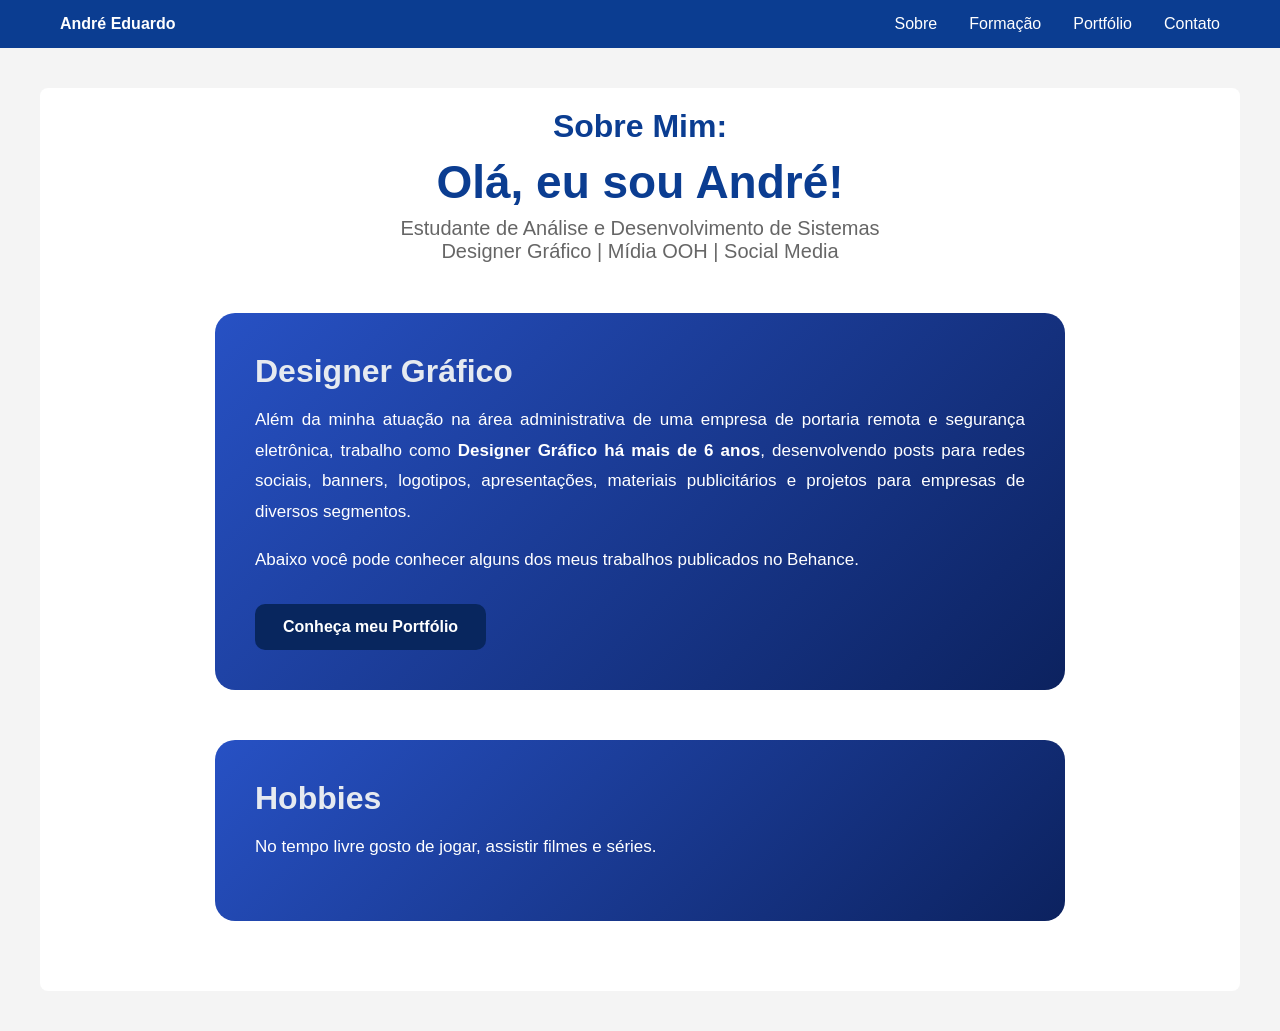
<file: index.html>
<!doctype html>
<html lang="pt-BR">
    <head>
        <meta charset="UTF-8" />
        <meta http-equiv="refresh" content="0; url=sobre.html" />
        <title>Redirecionando...</title>
    </head>
    <body></body>
</html>
</file>
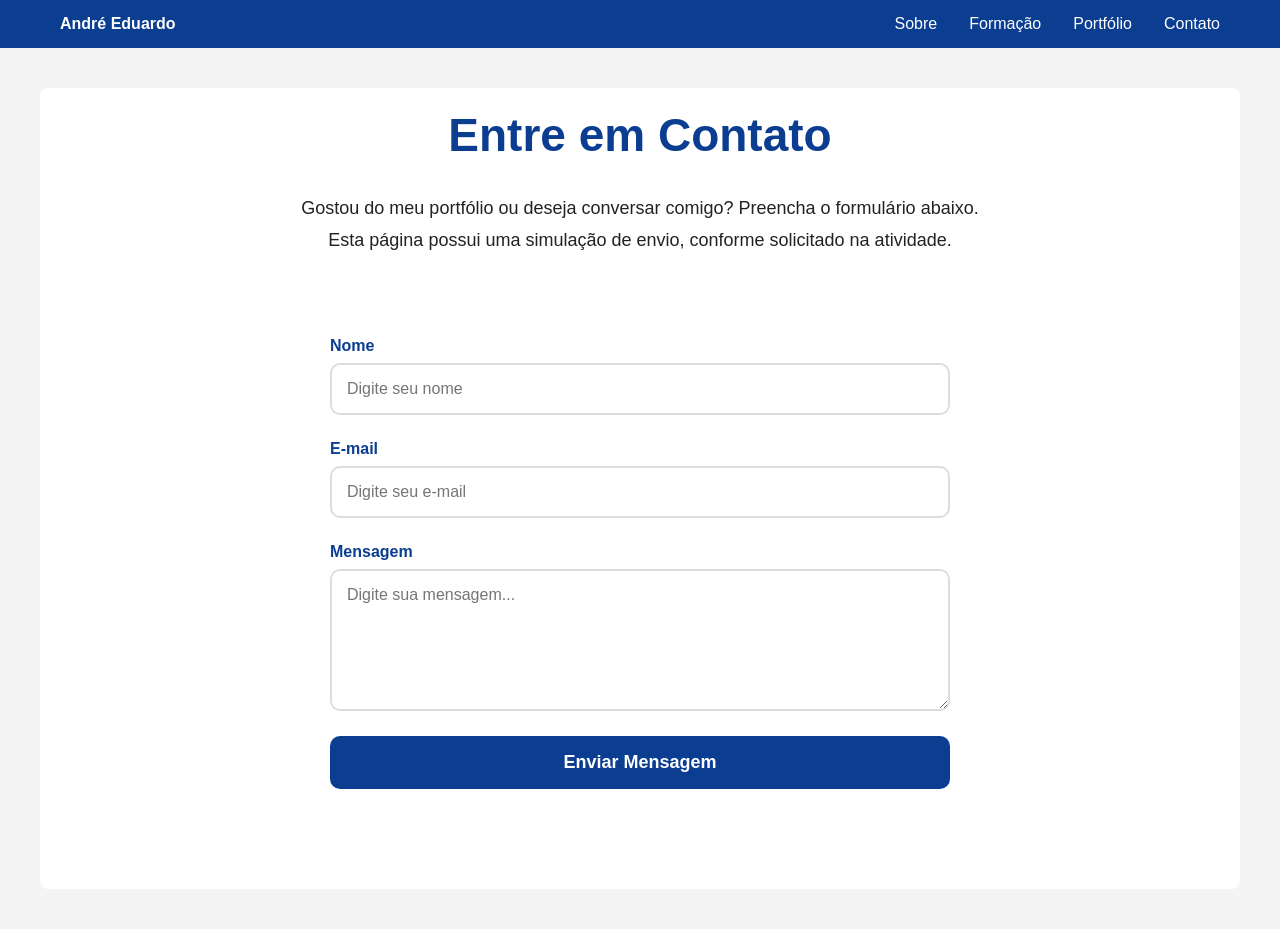
<file: contato.html>
<!doctype html>
<html lang="en">
    <head>
        <meta charset="UTF-8" />
        <meta name="viewport" content="width=device-width, initial-scale=1.0" />
        <title>Contato</title>
        <link rel="stylesheet" href="style.css" />
    </head>
    <body>
        <header>
            <nav>
                <div class="logo">André Eduardo</div>
                <div class="ham" onclick="toggleMenu()">&#9776;</div>
                <div class="menu">
                    <a href="sobre.html">Sobre</a>
                    <a href="formacao.html">Formação</a>
                    <a href="portfolio.html">Portfólio</a>
                    <a href="contato.html">Contato</a>
                </div>
            </nav>
        </header>
        <main>
            <h1>Entre em Contato</h1>

            <p class="contato-texto">
                Gostou do meu portfólio ou deseja conversar comigo? Preencha o
                formulário abaixo. Esta página possui uma simulação de envio,
                conforme solicitado na atividade.
            </p>

            <div class="contato-card">
                <form id="formContato">
                    <div class="input-group">
                        <label for="nome">Nome</label>
                        <input
                            type="text"
                            id="nome"
                            placeholder="Digite seu nome"
                        />
                    </div>

                    <div class="input-group">
                        <label for="email">E-mail</label>
                        <input
                            type="email"
                            id="email"
                            placeholder="Digite seu e-mail"
                        />
                    </div>

                    <div class="input-group">
                        <label for="mensagem">Mensagem</label>
                        <textarea
                            id="mensagem"
                            rows="6"
                            placeholder="Digite sua mensagem..."
                        ></textarea>
                    </div>

                    <button type="submit" class="btn-enviar">
                        Enviar Mensagem
                    </button>
                </form>
            </div>
        </main>
        <script src="script.js"></script>
    </body>
</html>
</file>
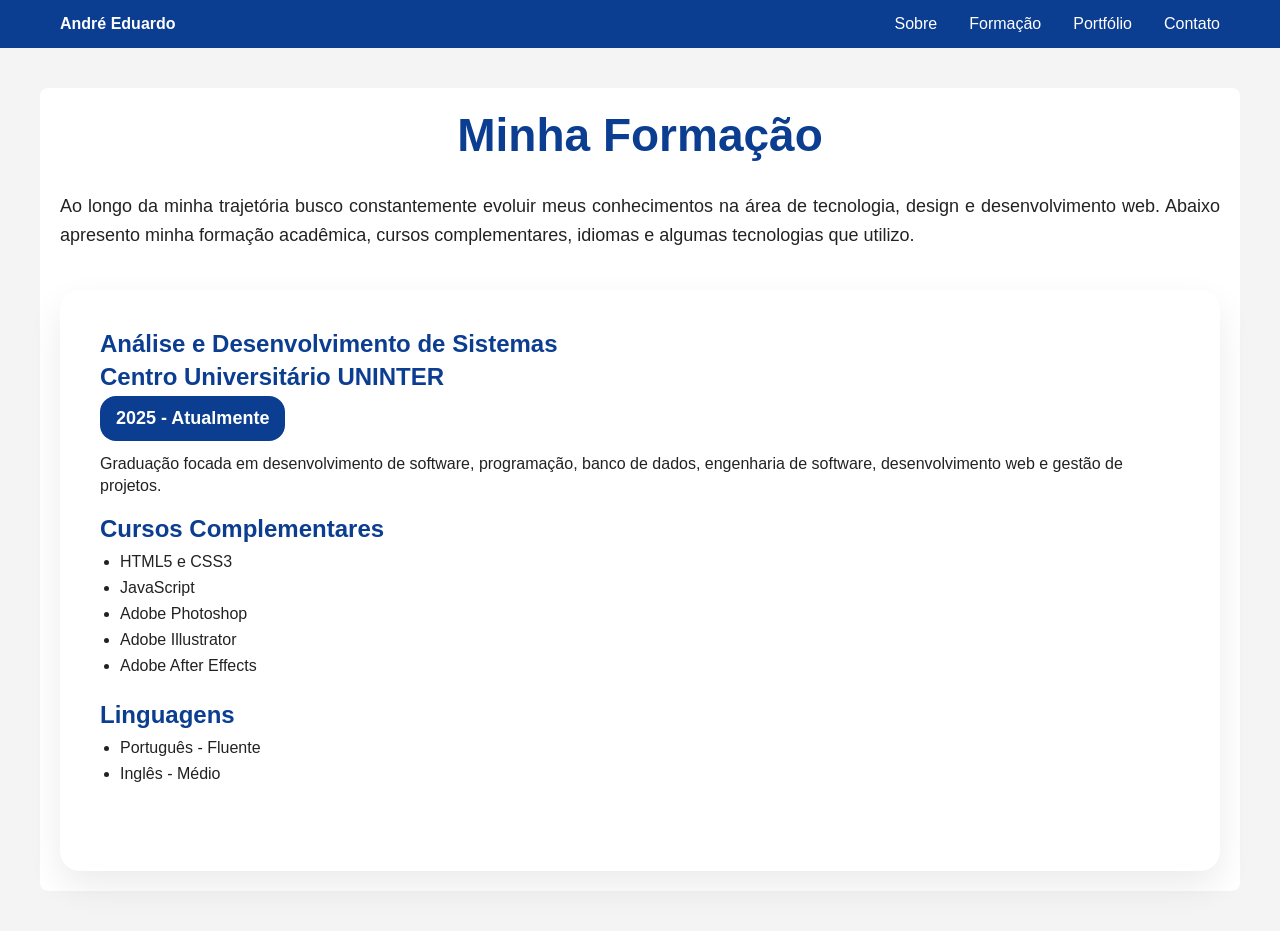
<file: formacao.html>
<!DOCTYPE html>
<html lang="en">
<head>
    <meta charset="UTF-8">
    <meta name="viewport" content="width=device-width, initial-scale=1.0">
    <title>Formação</title>
    <link rel='stylesheet' href='style.css'>

</head>
<body>
    <body>

        <header>
            <nav>
                <div class="logo">André Eduardo</div>
                <div class="ham" onclick="toggleMenu()">&#9776;</div>
                <div class="menu">
                    <a href="sobre.html">Sobre</a>
                    <a href="formacao.html">Formação</a>
                    <a href="portfolio.html">Portfólio</a>
                    <a href="contato.html">Contato</a>
                </div>
            </nav>
        </header>

    <main>

        <h1>Minha Formação</h1>

        <p class="formacao-texto">
        Ao longo da minha trajetória busco constantemente evoluir meus
        conhecimentos na área de tecnologia, design e desenvolvimento web.
        Abaixo apresento minha formação acadêmica, cursos complementares,
        idiomas e algumas tecnologias que utilizo.
        </p>

    <div class="formacao-card">
        <div class="formacao-item">
            <div class="conteudo">
                <h2>Análise e Desenvolvimento de Sistemas</h2>
                <h2>Centro Universitário UNINTER</h2>

                <span>2025 - Atualmente</span>

                <p>
                    Graduação focada em desenvolvimento de software,
                    programação, banco de dados, engenharia de software,
                    desenvolvimento web e gestão de projetos.
                </p>

                <br>
                <h2>Cursos Complementares</h2>

                <ul>
                    <li>HTML5 e CSS3</li>
                    <li>JavaScript</li>
                    <li>Adobe Photoshop</li>
                    <li>Adobe Illustrator</li>
                    <li>Adobe After Effects</li>
                </ul>
                <br>

                <h2>Linguagens</h2>

                <ul>
                    <li>Português - Fluente</li>
                    <li>Inglês - Médio</li>

                </ul>

            </div>
        </div>

    </main>
    <script src="script.js"></script>
</body>
</html>
</file>
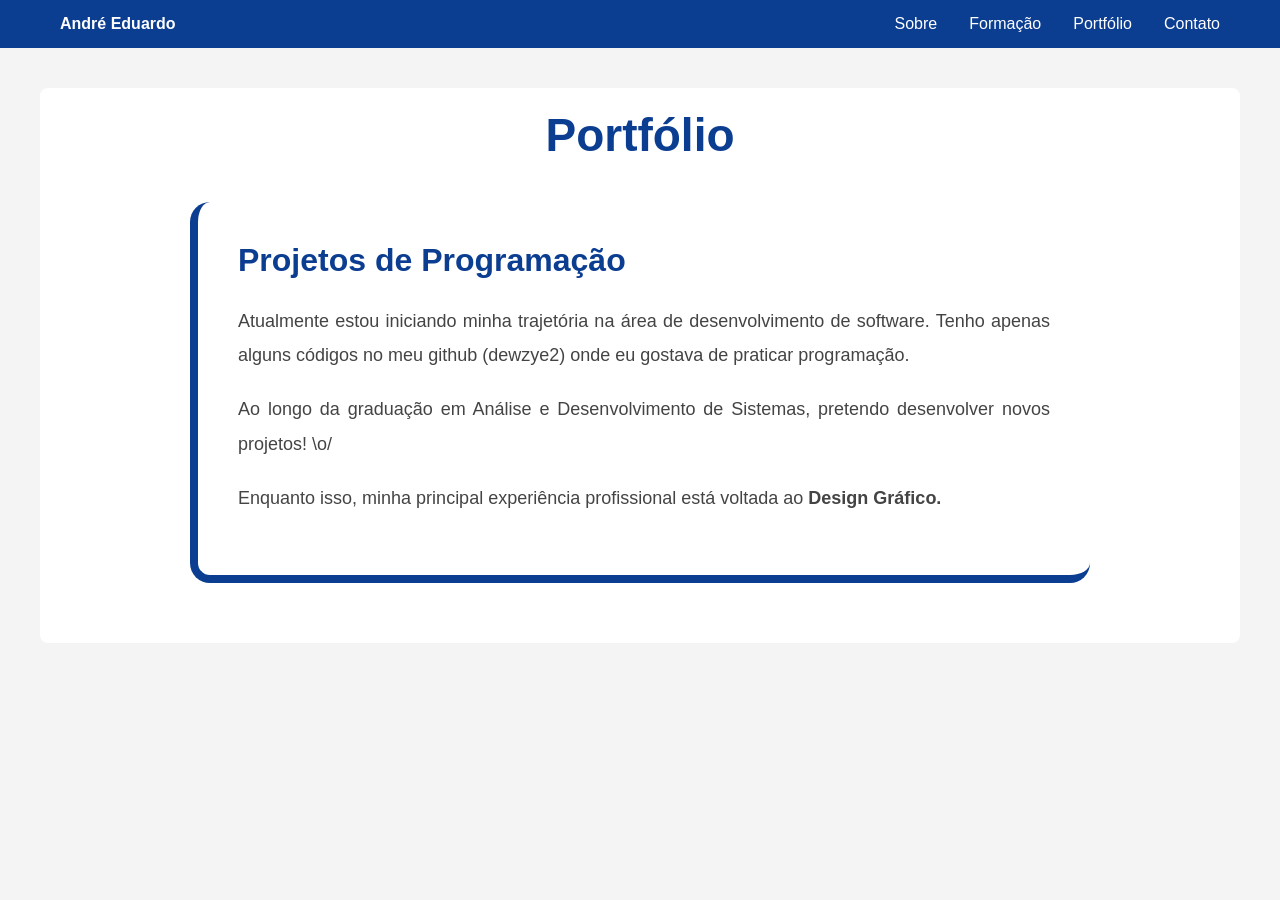
<file: portfolio.html>
<!doctype html>
<html lang="en">
    <head>
        <meta charset="UTF-8" />
        <meta name="viewport" content="width=device-width, initial-scale=1.0" />
        <title>Portfólio</title>
        <link rel="stylesheet" href="style.css" />
    </head>
    <body>
        <header>
            <nav>
                <div class="logo">André Eduardo</div>
                <div class="ham" onclick="toggleMenu()">&#9776;</div>
                <div class="menu">
                    <a href="sobre.html">Sobre</a>
                    <a href="formacao.html">Formação</a>
                    <a href="portfolio.html">Portfólio</a>
                    <a href="contato.html">Contato</a>
                </div>
            </nav>
        </header>
        <main>
            <h1>Portfólio</h1>
            <div class="portfolio-card">
                <h2>Projetos de Programação</h2>

                <p>
                    Atualmente estou iniciando minha trajetória na área de
                    desenvolvimento de software. Tenho apenas alguns códigos no
                    meu github (dewzye2) onde eu gostava de praticar
                    programação.
                </p>

                <p>
                    Ao longo da graduação em Análise e Desenvolvimento de
                    Sistemas, pretendo desenvolver novos projetos! \o/
                </p>

                <p>
                    Enquanto isso, minha principal experiência profissional está
                    voltada ao
                    <strong>Design Gráfico.</strong>
                </p>
            </div>
        </main>
        <script src="script.js"></script>
    </body>
</html>
</file>
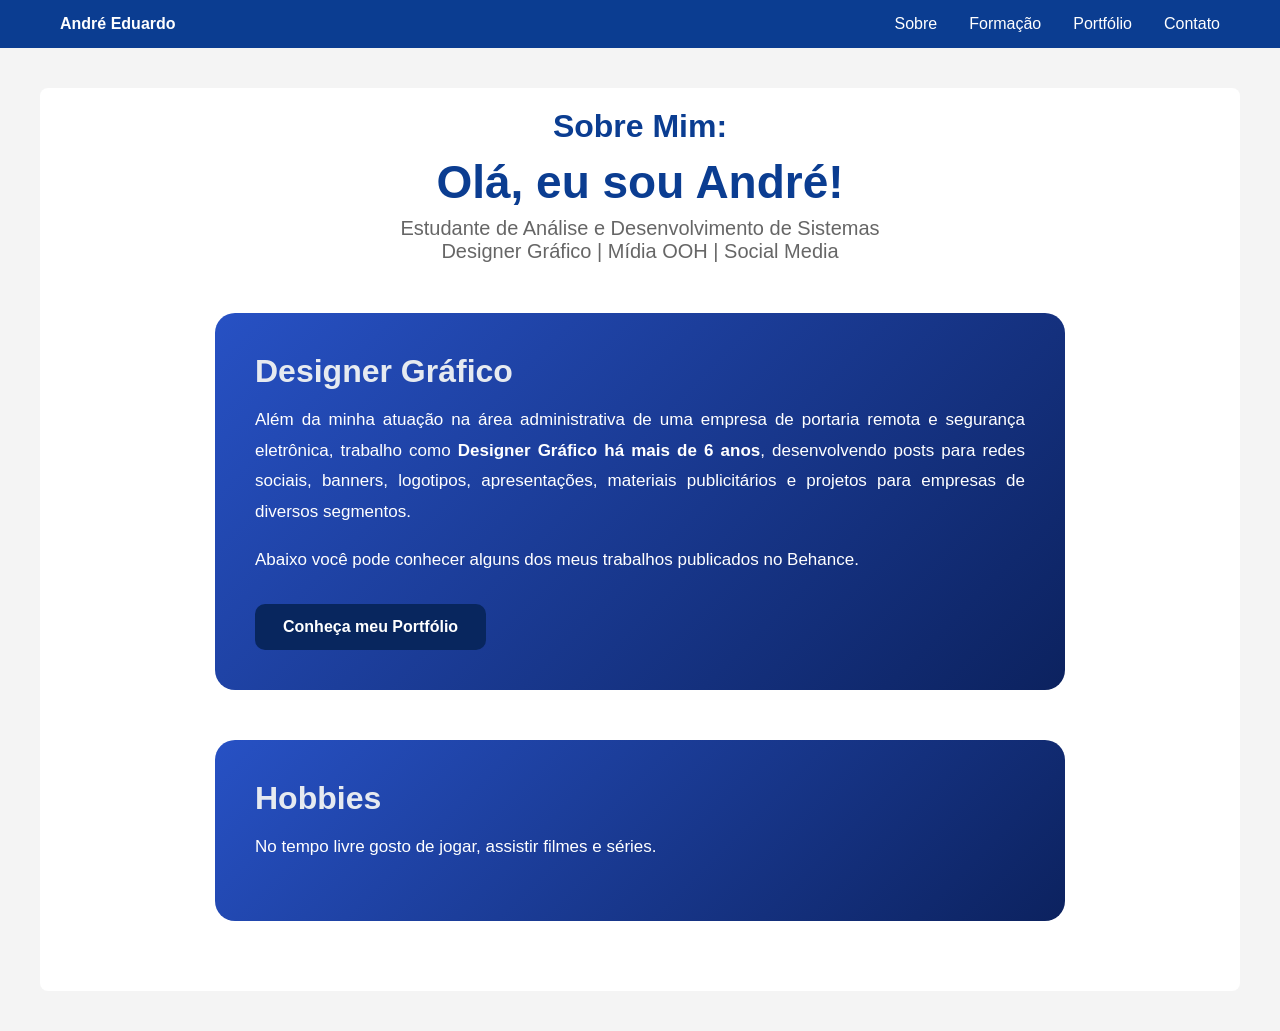
<file: sobre.html>
<!doctype html>
<html lang="en">
    <head>
        <meta charset="UTF-8" />
        <meta name="viewport" content="width=device-width, initial-scale=1.0" />
        <title>Sobre mim</title>
        <link rel="stylesheet" href="style.css" />
    </head>
    <body>
        <header>
            <nav>
                <div class="logo">André Eduardo</div>
                <div class="ham" onclick="toggleMenu()">&#9776;</div>
                <div class="menu">
                    <a href="sobre.html">Sobre</a>
                    <a href="formacao.html">Formação</a>
                    <a href="portfolio.html">Portfólio</a>
                    <a href="contato.html">Contato</a>
                </div>
            </nav>
        </header>
        <main>
            <h1 id="sobre">Sobre Mim:</h1>
            <h1>Olá, eu sou André!</h1>

            <h3>
                Estudante de Análise e Desenvolvimento de Sistemas
                <br />
                Designer Gráfico | Mídia OOH | Social Media
            </h3>

            <div class="sobre-card">
                <div class="sobre-info">
                    <h2>Designer Gráfico</h2>

                    <p>
                        Além da minha atuação na área administrativa de uma
                        empresa de portaria remota e segurança eletrônica,
                        trabalho como
                        <strong>Designer Gráfico há mais de 6 anos</strong>,
                        desenvolvendo posts para redes sociais, banners,
                        logotipos, apresentações, materiais publicitários e
                        projetos para empresas de diversos segmentos.
                    </p>

                    <p>
                        Abaixo você pode conhecer alguns dos meus trabalhos
                        publicados no Behance.
                    </p>

                    <a
                        href="https://www.behance.net/dewzye"
                        target="_blank"
                        class="btn-behance"
                    >
                        Conheça meu Portfólio
                    </a>
                </div>
            </div>

            <div class="sobre-card">
                <div class="sobre-info">
                    <h2>Hobbies</h2>

                    <p>
                        No tempo livre gosto de jogar, assistir filmes e séries.
                    </p>
                </div>
            </div>
        </main>
        <script src="script.js"></script>
    </body>
</html>
</file>
<file: style.css>
* {
    margin: 0;
    padding: 0;
    box-sizing: border-box;
    font-family: Arial;
}

h1 {
    font-size: 46px;
    margin-bottom: 8px;
    color: #0b3d91;
    text-align: center;
}

#sobre {
    font-size: 32px;
    margin-bottom: 10px;
    color: #0b3d91;
    text-align: center;
}

h3 {
    color: #666;
    font-weight: 400;
    margin-bottom: 30px;
    text-align: center;
    font-size: 20px;
}

body {
    background: #f4f4f4;
    color: #222;
}

header {
    background: #0b3d91;
    color: #fff;
    position: sticky;
    top: 0;
}

nav {
    display: flex;
    justify-content: space-between;
    align-items: center;
    padding: 15px 60px;
}

.logo {
    font-weight: bold;
}

.menu {
    display: flex;
    gap: 32px;
}

.menu a {
    color: #fff;
    text-decoration: none;
}

.ham {
    display: none;
    font-size: 28px;
    cursor: pointer;
}

main {
    max-width: 1200px;
    margin: 40px auto;
    padding: 20px;
    background: #fff;
    border-radius: 8px;
}

@media (max-width: 768px) {
    .menu {
        display: none;
        flex-direction: column;
        background: #0b3d91;
        position: absolute;
        top: 60px;
        left: 0;
        width: 100%;
        padding: 20px;
    }
    .menu.active {
        display: flex;
    }
    .ham {
        display: block;
    }
}

.sobre-card {
    max-width: 850px;
    margin: 50px auto;
    background: linear-gradient(135deg, #2751c4, #0c225f);
    color: white;
    border-radius: 20px;
    padding: 40px;
    display: flex;
    align-items: center;
    gap: 35px;
    transition: 0.3s;
}

.sobre-info h2 {
    font-size: 32px;
    margin-bottom: 15px;
    color: #e6eaf0;
}

.sobre-info p {
    font-size: 17px;
    line-height: 1.8;
    margin-bottom: 18px;
    text-align: justify;
}

.btn-behance {
    display: inline-block;
    margin-top: 10px;
    background: #08265e;
    color: white;
    padding: 14px 28px;
    border-radius: 10px;
    text-decoration: none;
    font-weight: bold;
    transition: 0.3s;
}

.btn-behance:hover {
    background: #6e9bf5;
    transform: scale(1.15);
}

@media (max-width: 768px) {
    .designer-card {
        flex-direction: column;
        text-align: center;
        padding: 30px;
    }

    .designer-info p {
        text-align: left;
    }
}

.formacao-texto {
    font-size: 18px;
    line-height: 1.6;
    margin: 30px 0 40px;
    text-align: justify;
}

.formacao-card {
    border-radius: 20px;
    padding: 40px;
    box-shadow: 0 15px 35px rgba(0, 0, 0, 0.08);
}

.formacao-item {
    display: flex;
    gap: 30px;
    margin-bottom: 40px;
    position: relative;
}

.conteudo h2 {
    color: #0b3d91;
    margin-bottom: 5px;
    font-size: 24x;
}

.conteudo span {
    display: inline-block;
    background: #0b3d91;
    color: #ffffff;
    padding: 12px 16px;
    border-radius: 16px;
    margin-bottom: 12px;
    font-size: 18px;
    font-weight: 600;
}

.conteudo p {
    line-height: 1.4;
}

.conteudo ul {
    margin-top: 10px;
    padding-left: 20px;
}

.conteudo li {
    margin-bottom: 8px;
}

.portfolio-card {
    max-width: 900px;
    margin: 40px auto;
    padding: 40px;
    background: #ffffff;
    border-radius: 20px;
    border-left: 8px solid #0b3d91;
    border-bottom: 8px solid #0b3d91;
}

.portfolio-card h2 {
    color: #0b3d91;
    margin-bottom: 25px;
    font-size: 32px;
}

.portfolio-card p {
    font-size: 18px;
    line-height: 1.9;
    color: #444;
    margin-bottom: 20px;
    text-align: justify;
}

@media (max-width: 768px) {
    .portfolio-card {
        padding: 25px;
        margin: 20px;
    }

    .portfolio-card h2 {
        font-size: 26px;
    }

    .portfolio-card p {
        font-size: 16px;
    }
}

.contato-texto {
    font-size: 18px;
    text-align: center;
    margin: 30px auto;
    max-width: 700px;
    line-height: 1.8;
}

.contato-card {
    max-width: 700px;
    margin: 40px auto;
    background: #fff;
    padding: 40px;
    border-radius: 20px;
}

.input-group {
    display: flex;
    flex-direction: column;
    margin-bottom: 25px;
}

.input-group label {
    margin-bottom: 8px;
    font-weight: bold;
    color: #0b3d91;
}

.input-group input,
.input-group textarea {
    padding: 15px;
    border: 2px solid #ddd;
    border-radius: 10px;
    font-size: 16px;
    transition: 0.3s;
    outline: none;
}

.btn-enviar {
    width: 100%;
    padding: 16px;
    background: #0b3d91;
    color: #fff;
    border: none;
    border-radius: 10px;
    font-size: 18px;
    font-weight: bold;
    cursor: pointer;
    transition: 0.3s;
}

.btn-enviar:hover {
    background: #1565c0;
}
</file>
